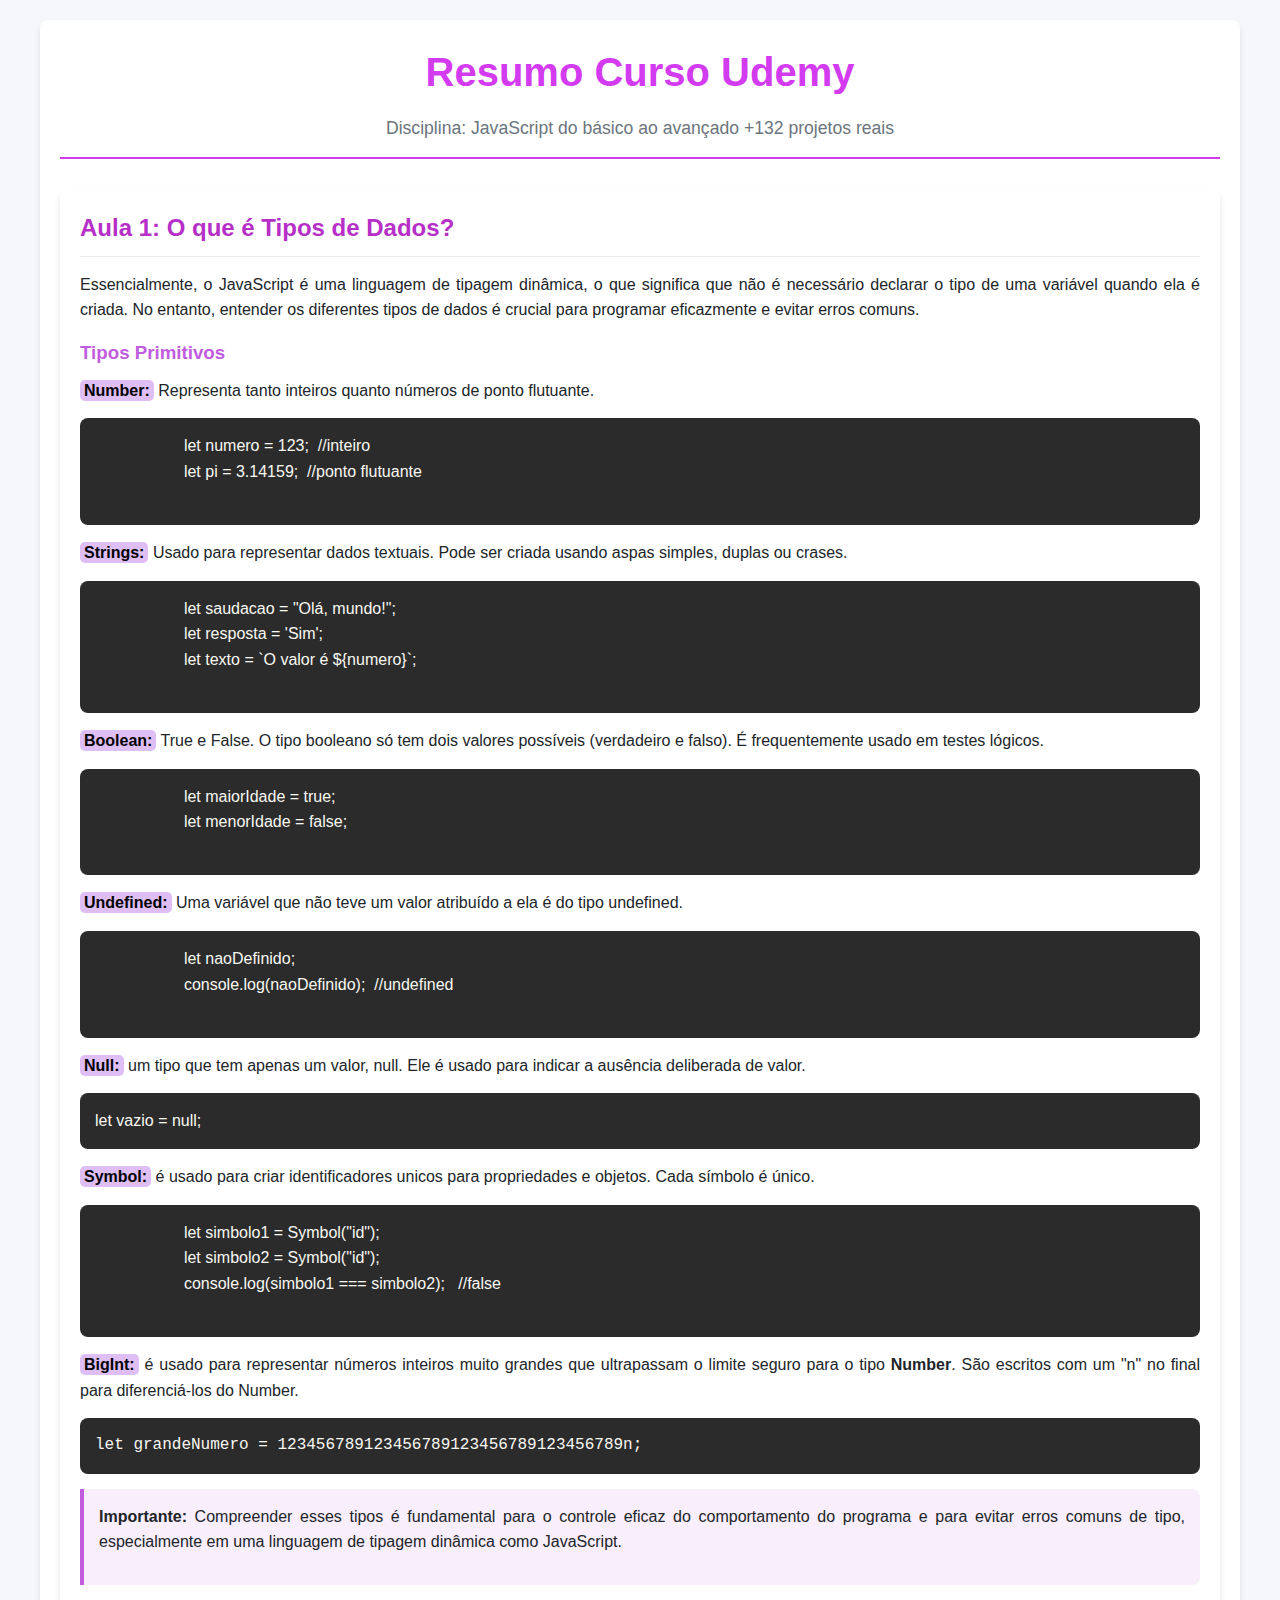
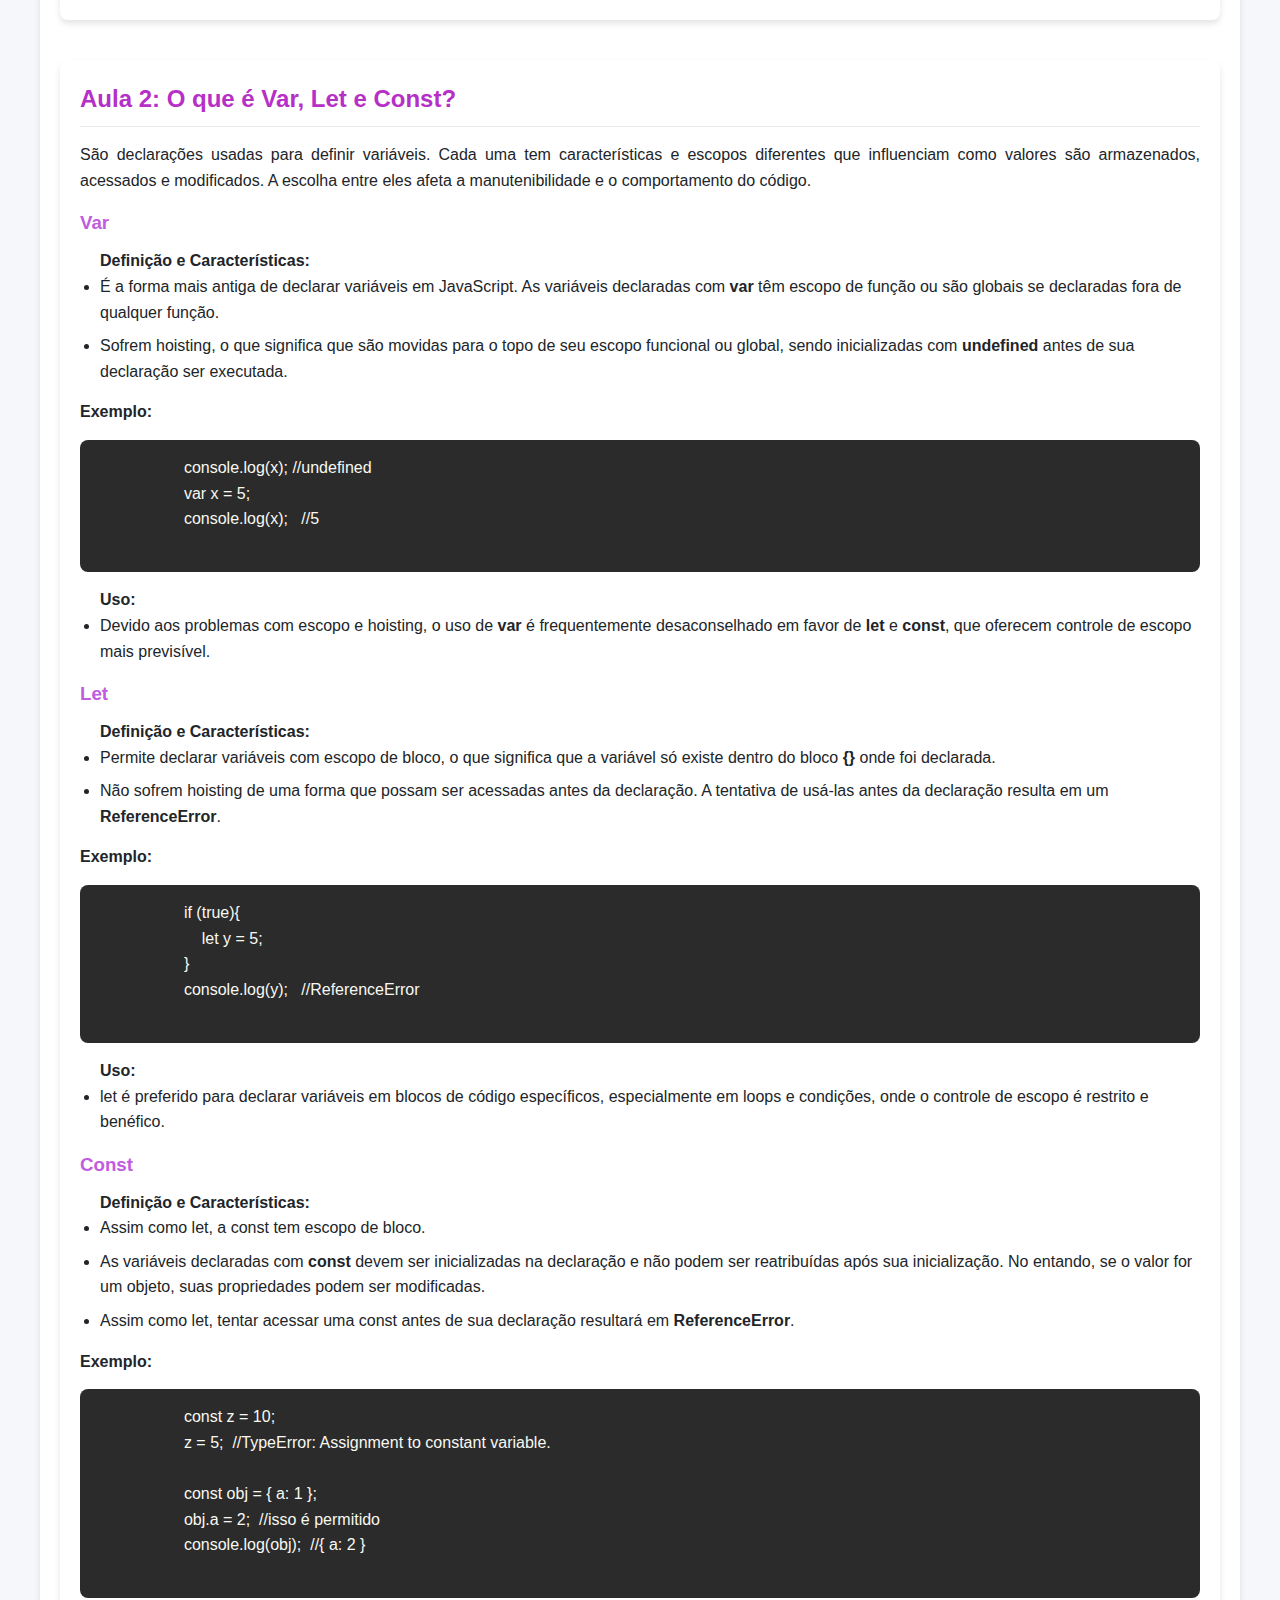
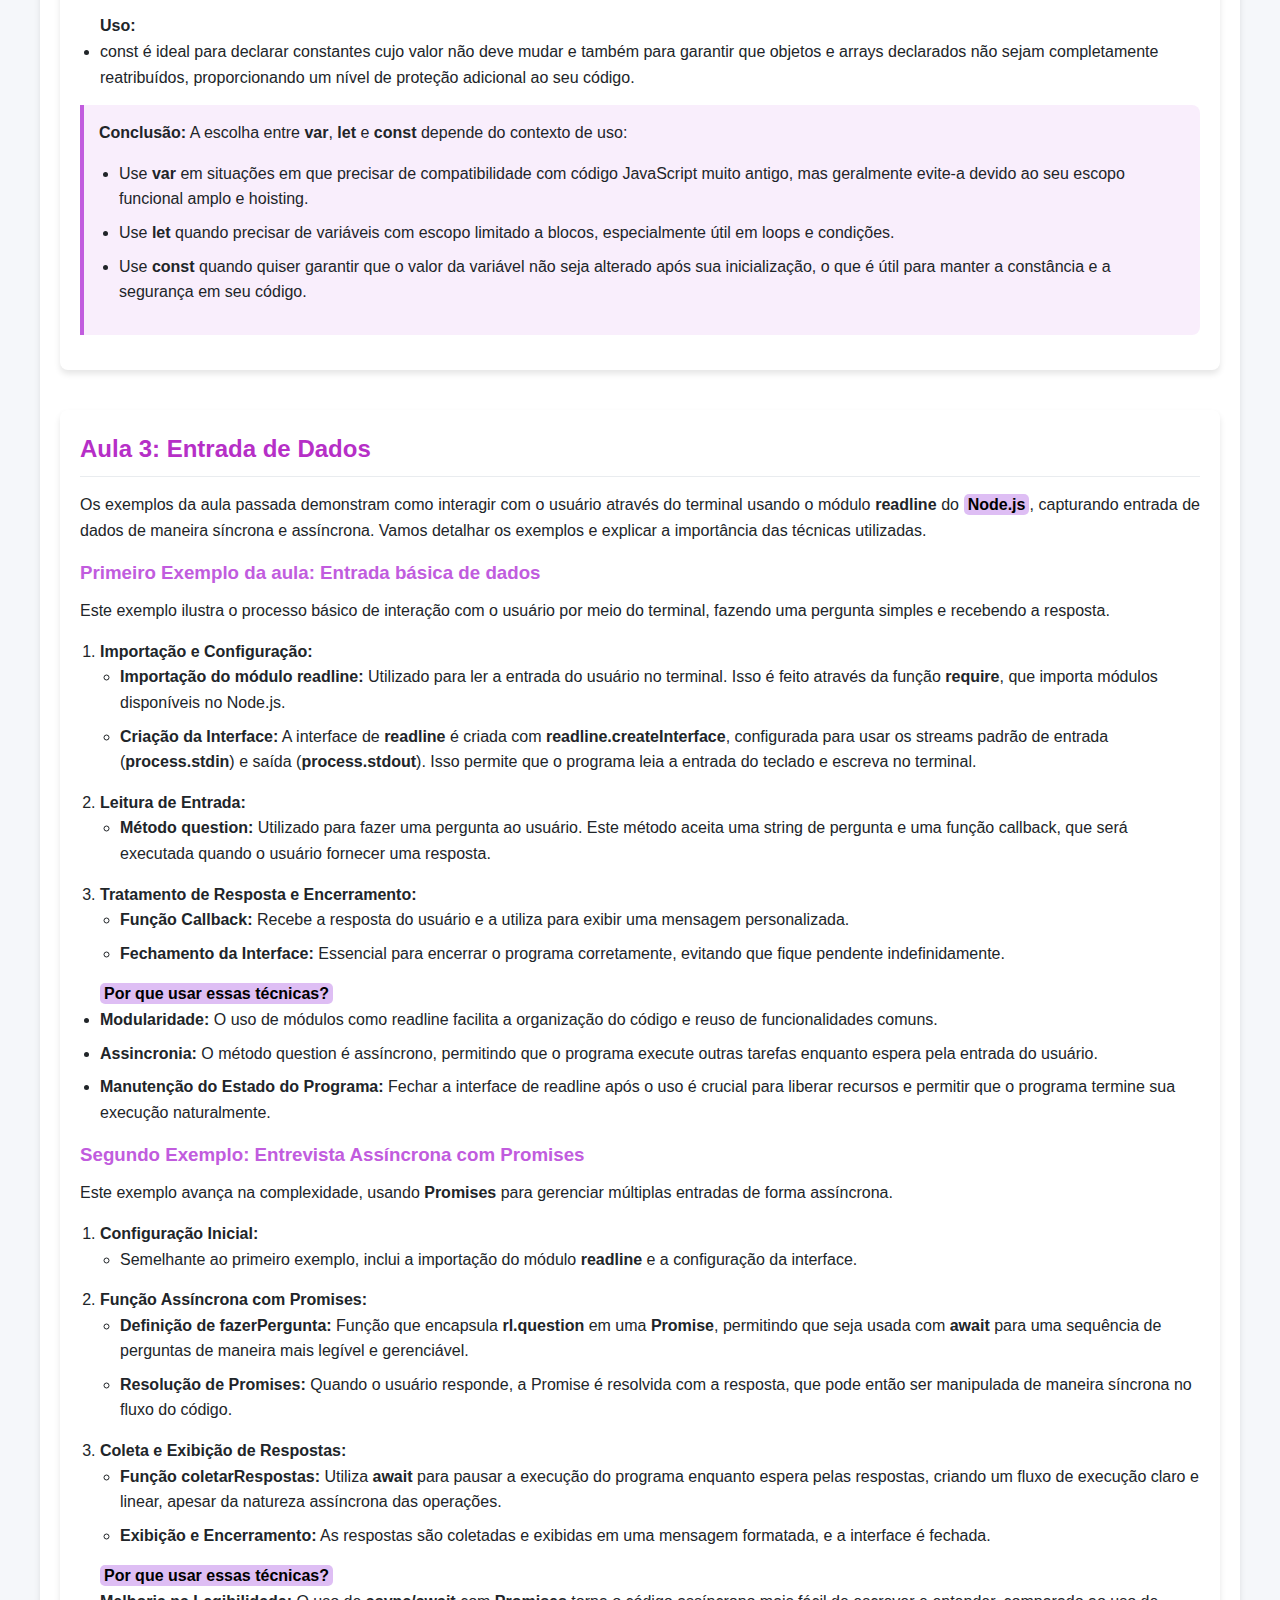
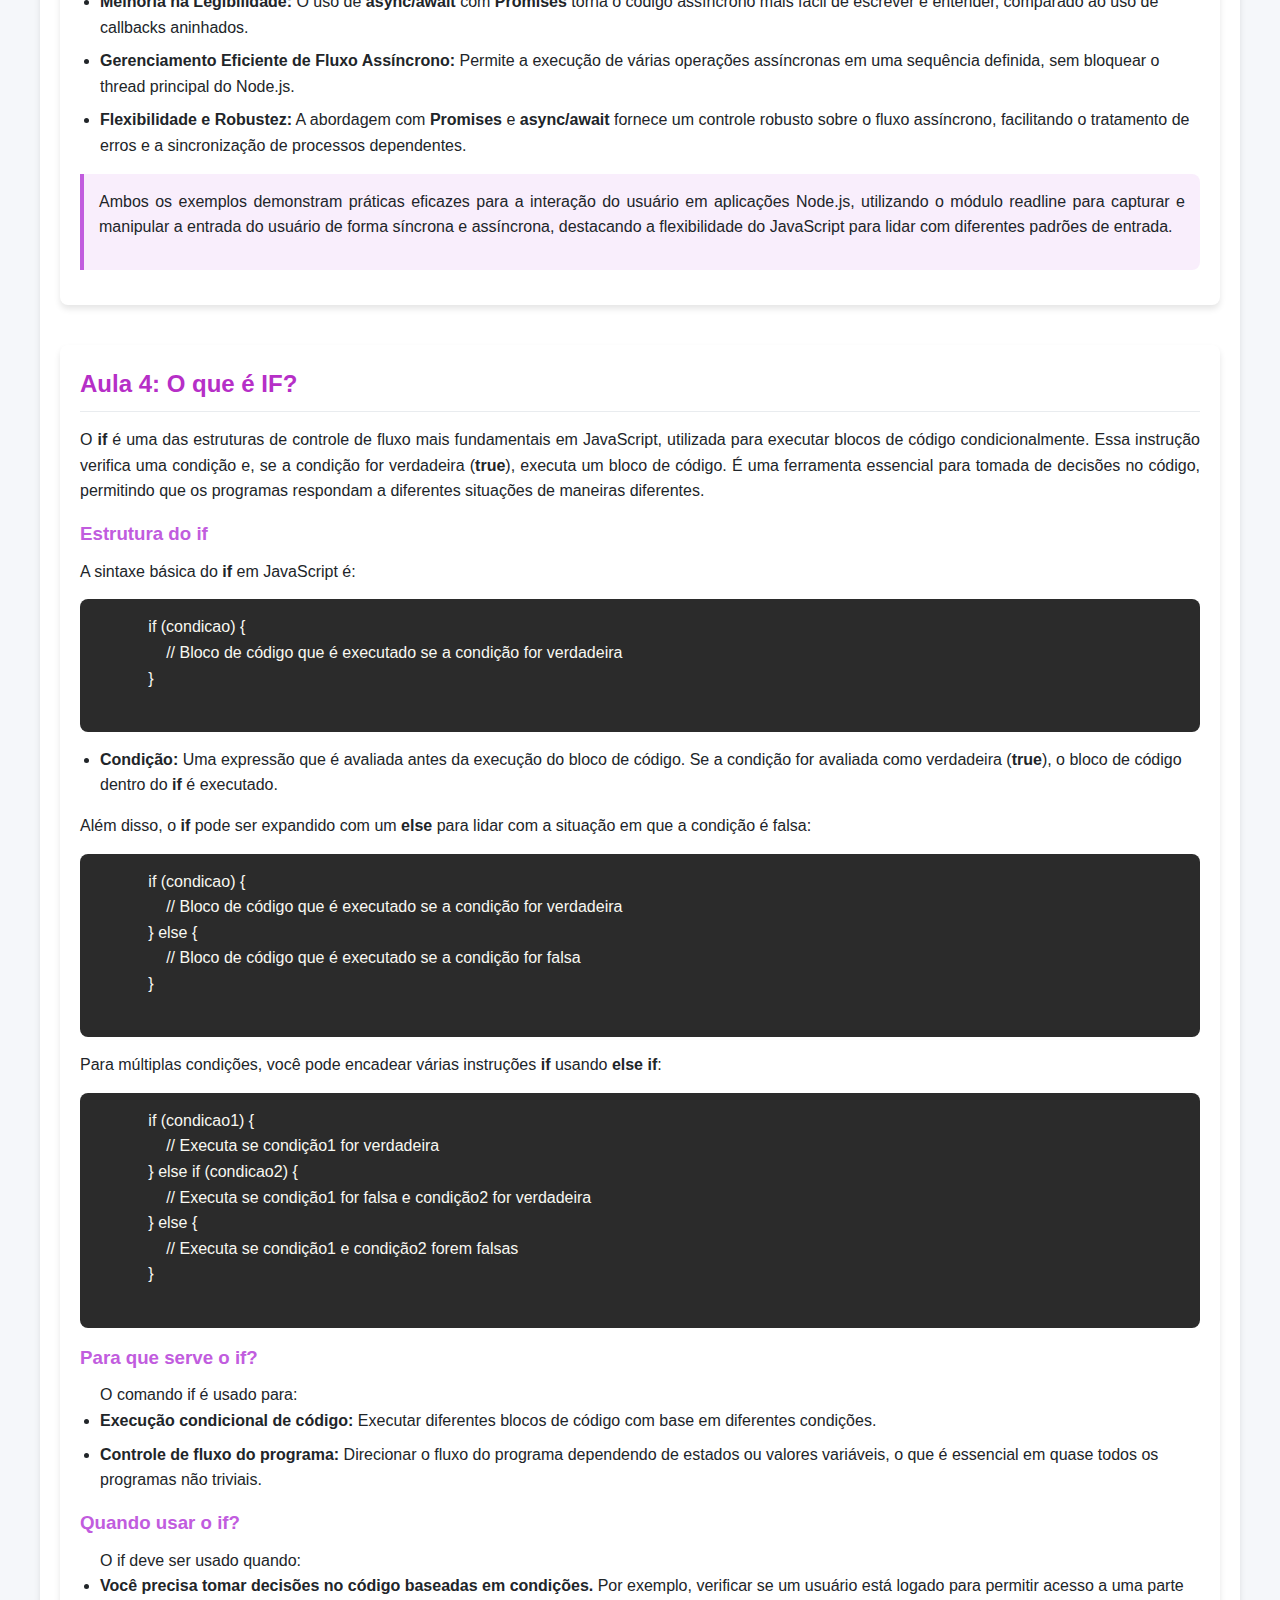
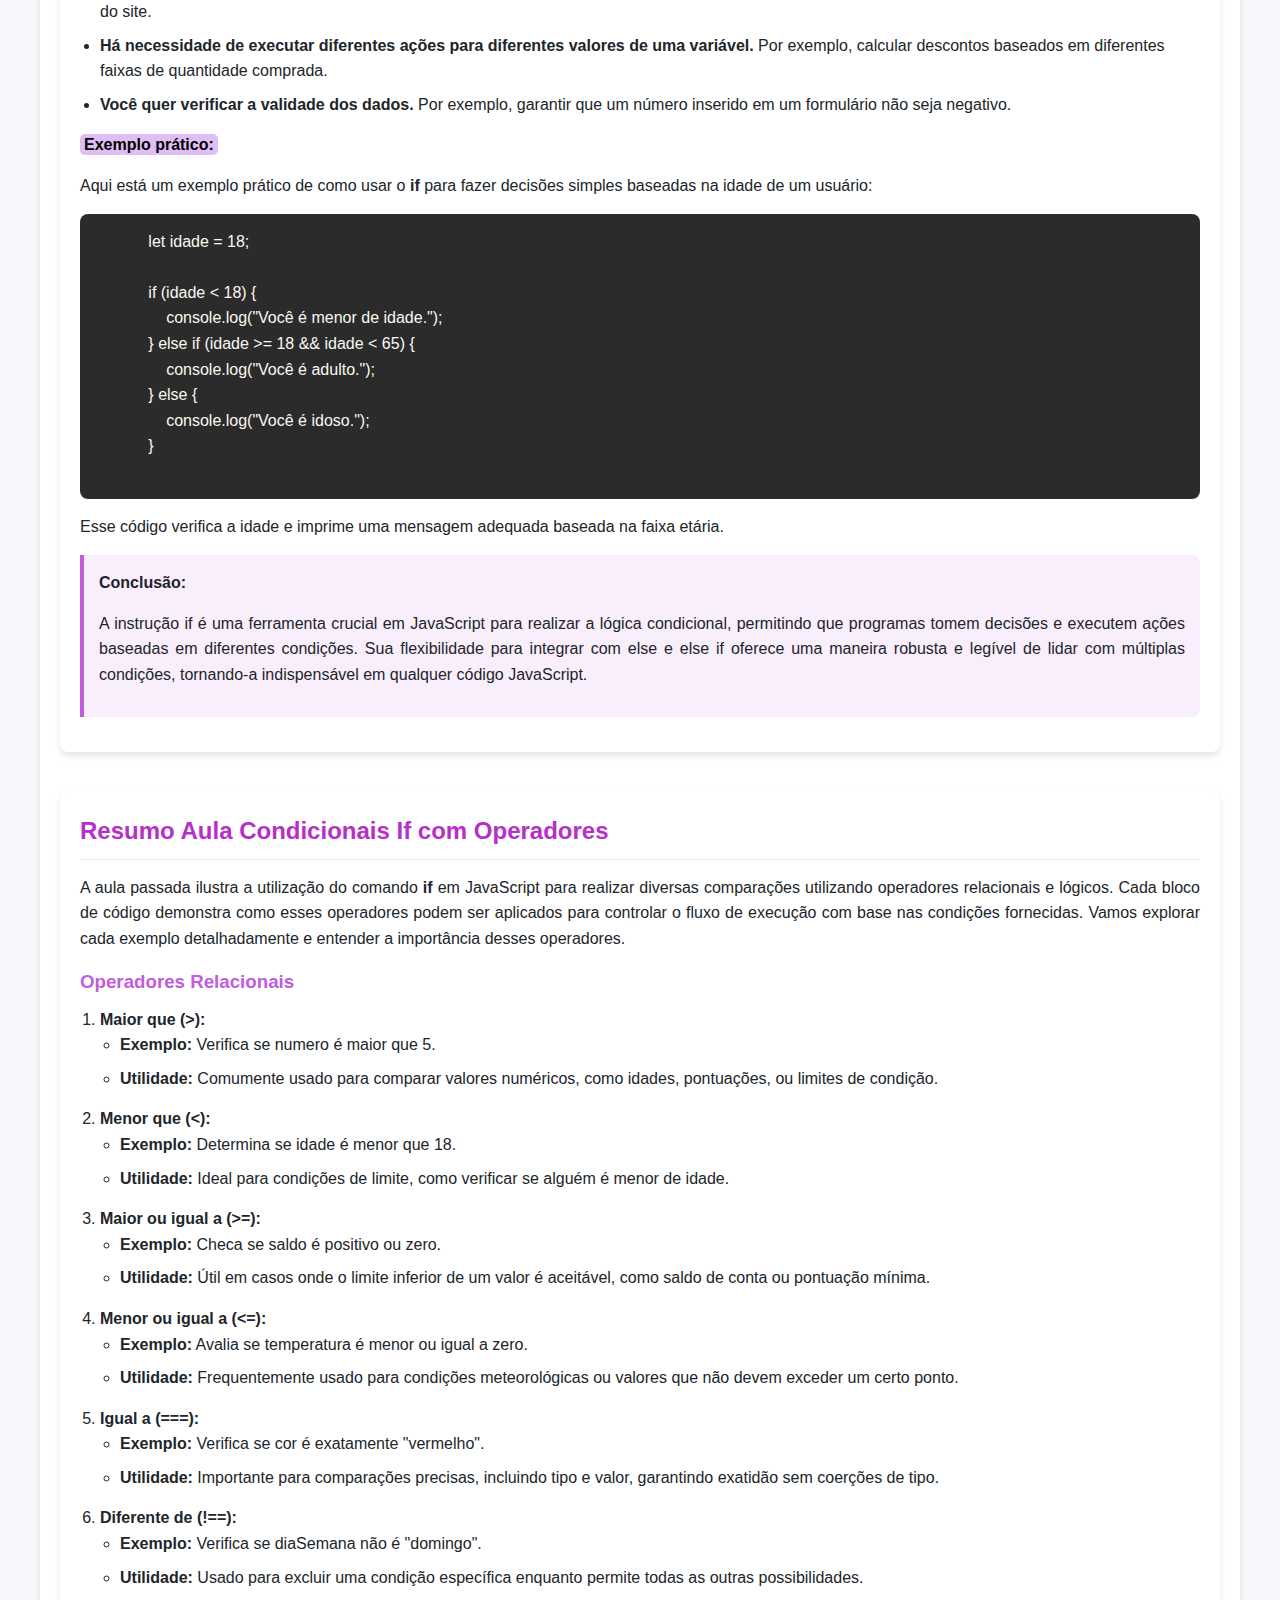
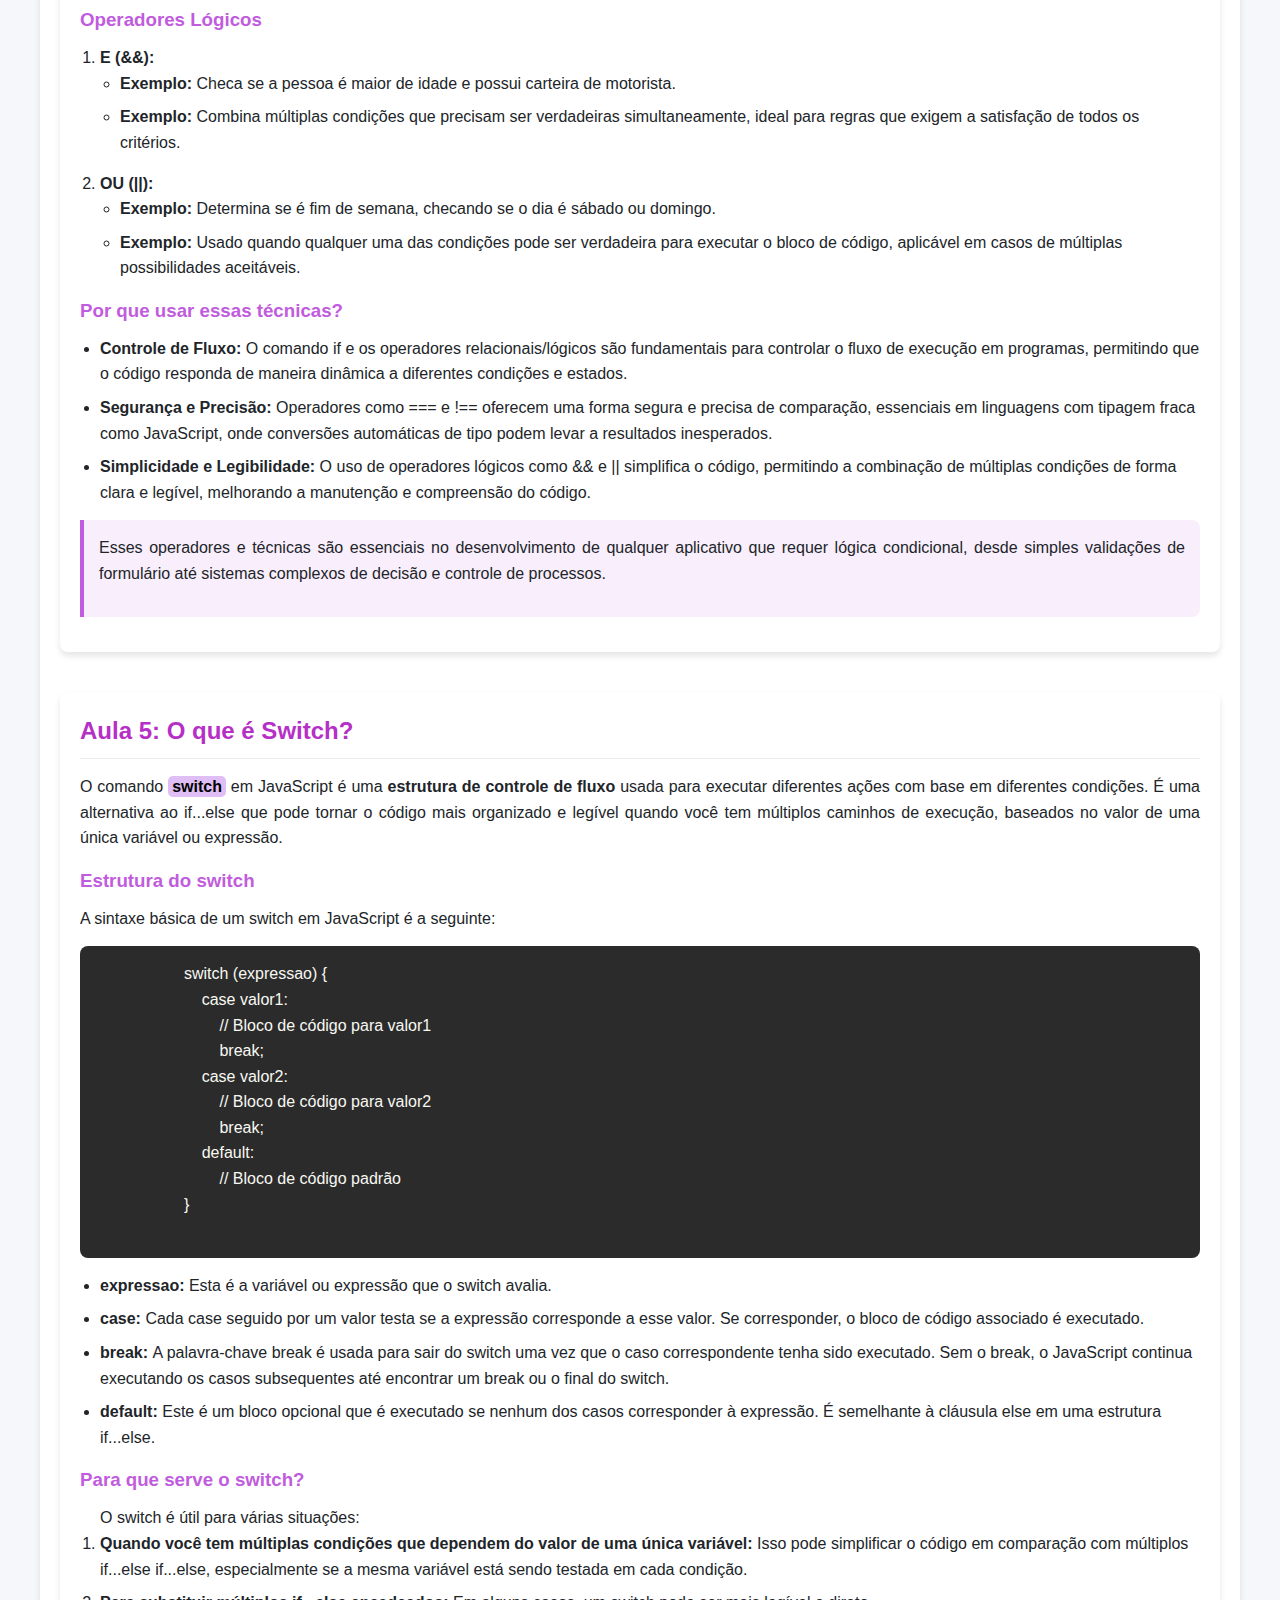
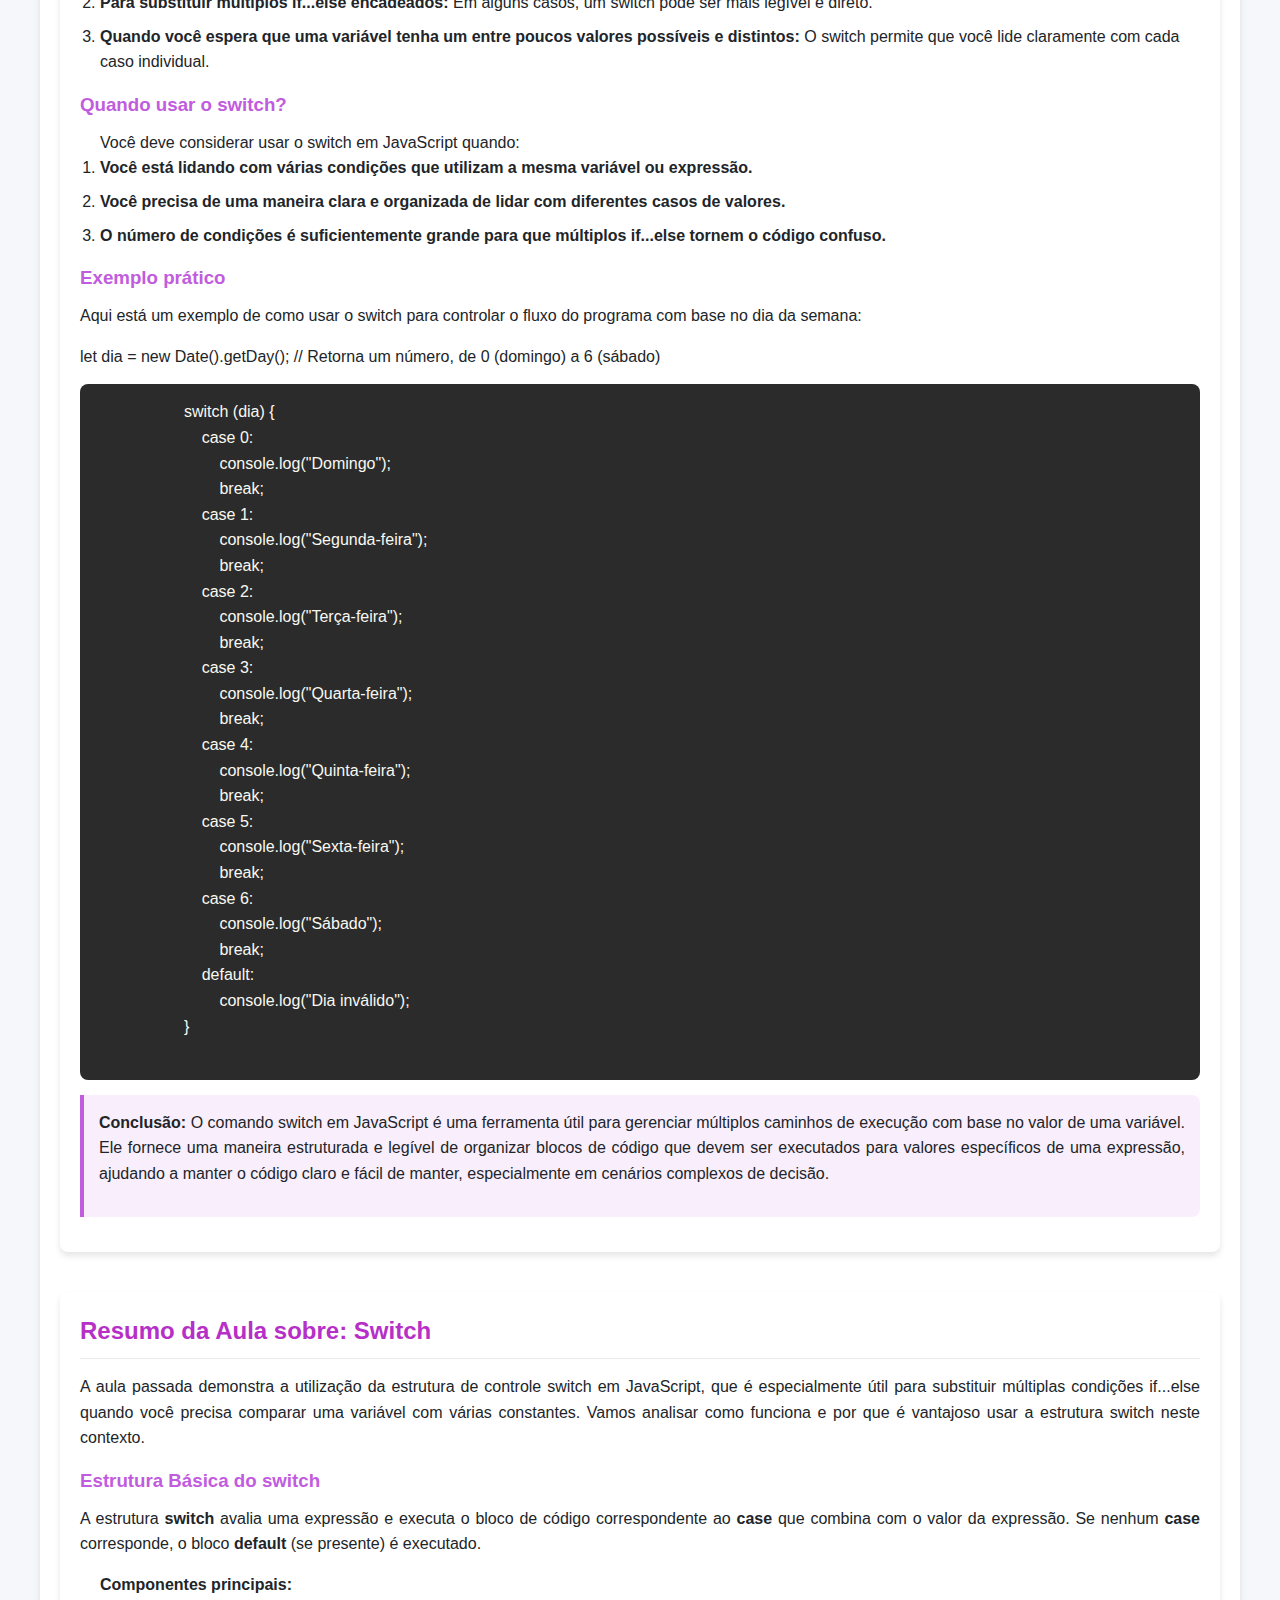
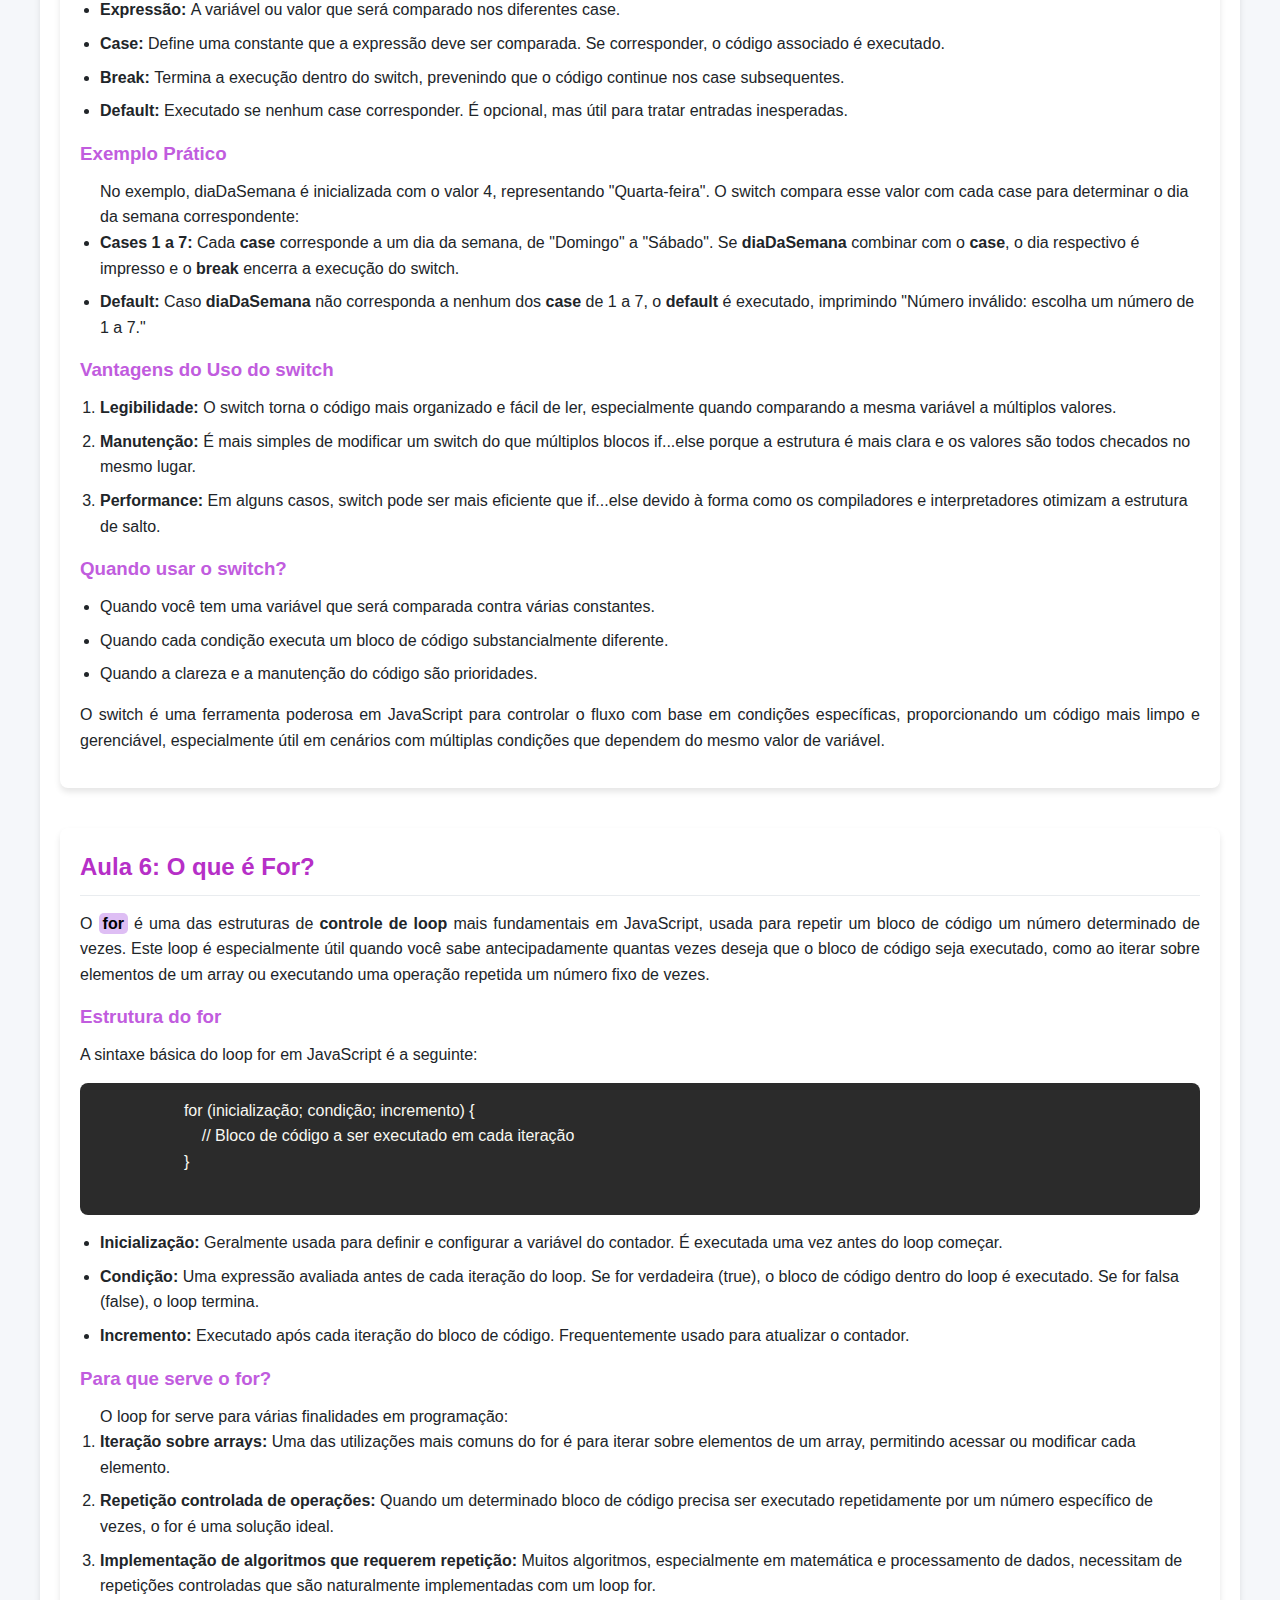
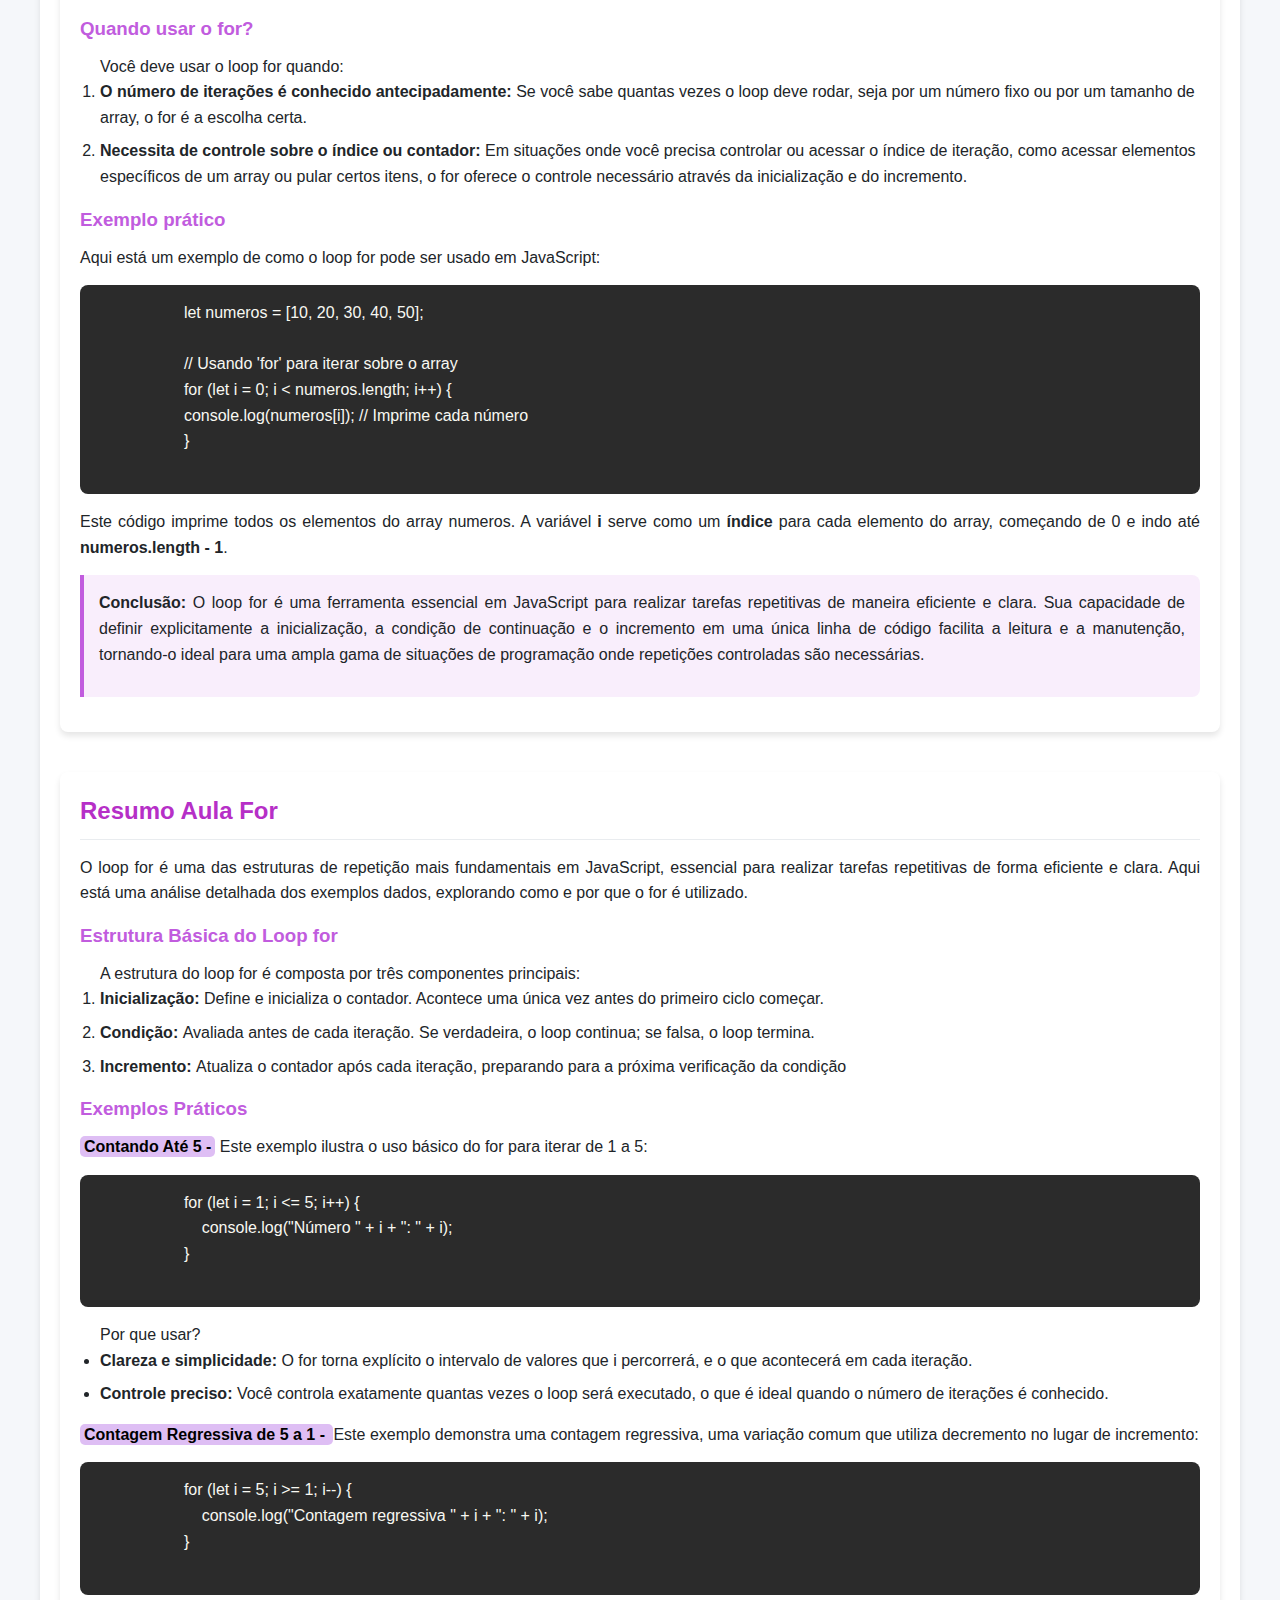
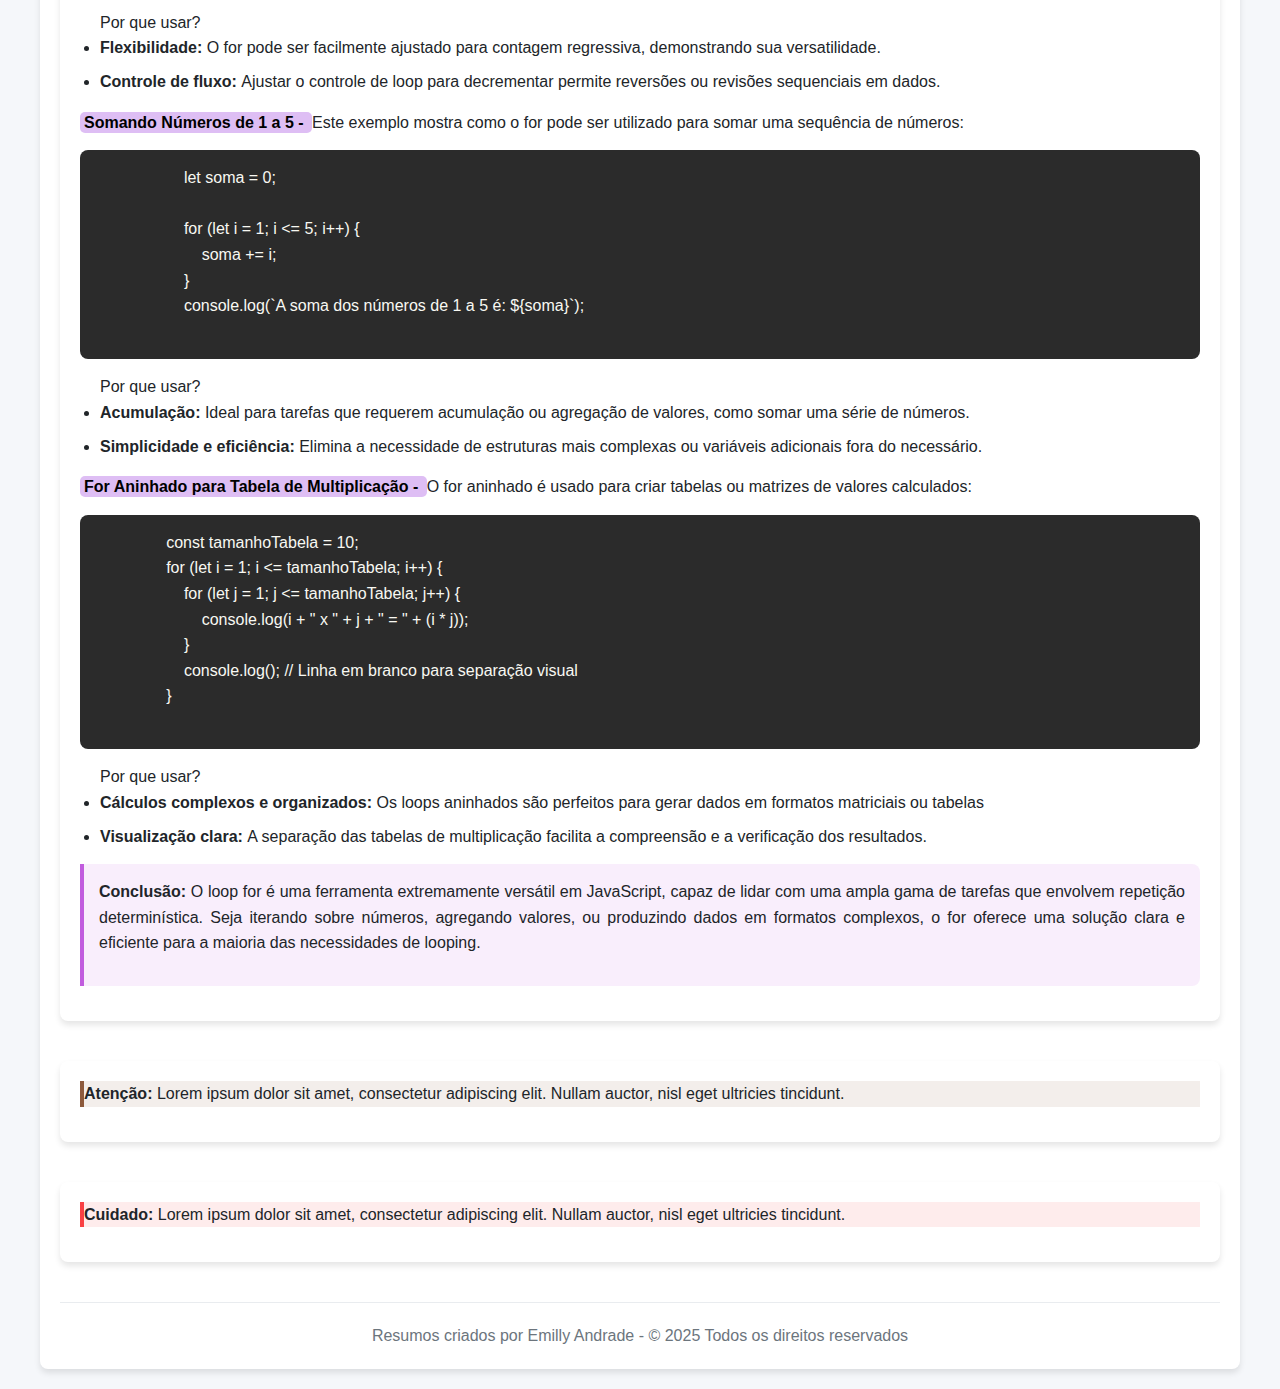
<file: 01-curso-javascript-basico-ao-avancado-132-projetos-reais/index.html>
<!DOCTYPE html>
<html lang="pt-br">

<head>
    <meta charset="UTF-8">
    <meta name="viewport" content="width=device-width, initial-scale=1.0">
    <title>Página Principal - Resumos</title>
    <link rel="stylesheet" href="style/style.css">
    <link rel="shortcut icon" href="img/favicon.ico" type="image/x-icon">
</head>

<body>
    <div class="resumo-container">
        <header class="resumo-header">
            <h1>Resumo Curso Udemy</h1>
            <p>Disciplina: JavaScript do básico ao avançado +132 projetos reais</p>
        </header>

        <section class="resumo-section">
            <!-- Resumo 1 - Tipos de dados -->
            <h2>Aula 1: O que é Tipos de Dados?</h2>
            <p>Essencialmente, o JavaScript é uma linguagem de tipagem dinâmica, o que significa que não é necessário
                declarar o tipo de uma variável quando ela é criada. No entanto, entender os diferentes tipos de dados é
                crucial para programar eficazmente e evitar erros comuns.</p>

            <h3>Tipos Primitivos</h3>
            <!-- Number -->
            <p><mark>Number:</mark> Representa tanto inteiros quanto números de ponto flutuante.</p>
            <div class="bloco-codigo">
                <pre>
                    let numero = 123;  //inteiro
                    let pi = 3.14159;  //ponto flutuante
                </pre>
            </div>
            <!-- Strings -->
            <p><mark>Strings:</mark> Usado para representar dados textuais. Pode ser criada usando aspas simples, duplas
                ou crases.</p>
            <div class="bloco-codigo">
                <pre>
                    let saudacao = "Olá, mundo!";
                    let resposta = 'Sim';
                    let texto = `O valor é ${numero}`;
                </pre>
            </div>
            <!-- boolean -->
            <p><mark>Boolean:</mark> True e False. O tipo booleano só tem dois valores possíveis (verdadeiro e falso). É
                frequentemente usado em testes lógicos.</p>
            <div class="bloco-codigo">
                <pre>
                    let maiorIdade = true;
                    let menorIdade = false;
                </pre>
            </div>
            <!-- undefined -->
            <p><mark>Undefined:</mark> Uma variável que não teve um valor atribuído a ela é do tipo undefined.</p>
            <div class="bloco-codigo">
                <pre>
                    let naoDefinido;
                    console.log(naoDefinido);  //undefined
                </pre>
            </div>
            <!-- null -->
            <p><mark>Null:</mark> um tipo que tem apenas um valor, null. Ele é usado para indicar a ausência deliberada
                de valor.</p>
            <div class="bloco-codigo">
                <pre>let vazio = null;</pre>
            </div>
            <!-- Symbol -->
            <p><mark>Symbol:</mark> é usado para criar identificadores unicos para propriedades e objetos. Cada símbolo
                é único.</p>
            <div class="bloco-codigo">
                <pre>
                    let simbolo1 = Symbol("id");
                    let simbolo2 = Symbol("id");
                    console.log(simbolo1 === simbolo2);   //false
                </pre>
            </div>
            <!-- BigInt -->
            <p><mark>BigInt:</mark> é usado para representar números inteiros muito grandes que ultrapassam o limite
                seguro para o tipo <strong>Number</strong>. São escritos com um "n" no final para diferenciá-los do
                Number.</p>
            <div class="bloco-codigo">
                let grandeNumero = 123456789123456789123456789123456789n;
            </div>
            <!-- Destaque -->
            <div class="destaque">
                <p><strong>Importante:</strong> Compreender esses tipos é fundamental para o controle eficaz do
                    comportamento do programa e para evitar erros comuns de tipo, especialmente em uma linguagem de
                    tipagem dinâmica como JavaScript.</p>
            </div>
        </section>

        <section class="resumo-section">
            <h2>Aula 2: O que é Var, Let e Const?</h2>
            <p>São declarações usadas para definir variáveis. Cada uma tem características e escopos diferentes que
                influenciam como valores são armazenados, acessados e modificados. A escolha entre eles afeta a
                manutenibilidade e o comportamento do código.</p>
            <!-- var -->
            <h3>Var</h3>
            <ul><strong>Definição e Características:</strong>
                <li>
                    É a forma mais antiga de declarar variáveis em JavaScript. As variáveis declaradas com
                    <strong>var</strong> têm escopo de função ou são globais se declaradas fora de qualquer função.
                </li>
                <li>
                    Sofrem hoisting, o que significa que são movidas para o topo de seu escopo funcional ou global,
                    sendo inicializadas com <strong>undefined</strong> antes de sua declaração ser executada.
                </li>
            </ul>
            <p><strong>Exemplo:</strong></p>
            <div class="bloco-codigo">
                <pre>
                    console.log(x); //undefined
                    var x = 5;
                    console.log(x);   //5
                </pre>
            </div>
            <ul><strong>Uso:</strong>
                <li>
                    Devido aos problemas com escopo e hoisting, o uso de <strong>var</strong> é frequentemente
                    desaconselhado em favor de <strong>let</strong> e <strong>const</strong>, que oferecem controle de
                    escopo mais previsível.
                </li>
            </ul>
            <!-- let -->
            <h3>Let</h3>
            <ul><strong>Definição e Características:</strong>
                <li>
                    Permite declarar variáveis com escopo de bloco, o que significa que a variável só existe dentro do
                    bloco <strong>{}</strong> onde foi declarada.
                </li>
                <li>
                    Não sofrem hoisting de uma forma que possam ser acessadas antes da declaração. A tentativa de
                    usá-las antes da declaração resulta em um <strong>ReferenceError</strong>.
                </li>
            </ul>
            <p><strong>Exemplo:</strong></p>
            <div class="bloco-codigo">
                <pre>
                    if (true){
                        let y = 5;
                    }
                    console.log(y);   //ReferenceError
                </pre>
            </div>
            <ul><strong>Uso:</strong>
                <li>
                    let é preferido para declarar variáveis em blocos de código específicos, especialmente em loops e
                    condições, onde o controle de escopo é restrito e benéfico.
                </li>
            </ul>
            <!-- Const -->
            <h3>Const</h3>
            <ul><strong>Definição e Características:</strong>
                <li>
                    Assim como let, a const tem escopo de bloco.
                </li>
                <li>
                    As variáveis declaradas com <strong>const</strong> devem ser inicializadas na declaração e não podem
                    ser reatribuídas após sua inicialização. No entando, se o valor for um objeto, suas propriedades
                    podem ser modificadas.
                </li>
                <li>
                    Assim como let, tentar acessar uma const antes de sua declaração resultará em
                    <strong>ReferenceError</strong>.
                </li>
            </ul>
            <p><strong>Exemplo:</strong></p>
            <div class="bloco-codigo">
                <pre>
                    const z = 10;
                    z = 5;  //TypeError: Assignment to constant variable.

                    const obj = { a: 1 };
                    obj.a = 2;  //isso é permitido
                    console.log(obj);  //{ a: 2 }
                </pre>
            </div>
            <ul><strong>Uso:</strong>
                <li>const é ideal para declarar constantes cujo valor não deve mudar e também para garantir que objetos
                    e arrays declarados não sejam completamente reatribuídos, proporcionando um nível de proteção
                    adicional ao seu código.</li>
            </ul>
            <div class="destaque">
                <p><strong>Conclusão:</strong> A escolha entre <strong>var</strong>, <strong>let</strong> e
                    <strong>const</strong> depende do contexto de uso:</p>
                <ul>
                    <li>
                        Use <strong>var</strong> em situações em que precisar de compatibilidade com código JavaScript
                        muito antigo, mas geralmente evite-a devido ao seu escopo funcional amplo e hoisting.
                    </li>
                    <li>
                        Use <strong>let</strong> quando precisar de variáveis com escopo limitado a blocos,
                        especialmente útil em loops e condições.
                    </li>
                    <li>
                        Use <strong>const</strong> quando quiser garantir que o valor da variável não seja alterado após
                        sua inicialização, o que é útil para manter a constância e a segurança em seu código.
                    </li>
                </ul>
            </div>
        </section>

        <section class="resumo-section">
            <h2>Aula 3: Entrada de Dados</h2>
            <p>Os exemplos da aula passada demonstram como interagir com o usuário através do terminal usando o módulo
                <strong>readline</strong> do <mark>Node.js</mark>, capturando entrada de dados de maneira síncrona e
                assíncrona. Vamos detalhar os exemplos e explicar a importância das técnicas utilizadas.</p>
            <!-- entrada básica de dados -->
            <h3>Primeiro Exemplo da aula: Entrada básica de dados</h3>
            <p>Este exemplo ilustra o processo básico de interação com o usuário por meio do terminal, fazendo uma
                pergunta simples e recebendo a resposta.</p>
            <ol>
                <li>
                    <strong>Importação e Configuração:</strong>
                    <ul>
                        <li><strong>Importação do módulo readline:</strong> Utilizado para ler a entrada do usuário no
                            terminal. Isso é feito através da função <strong>require</strong>, que importa módulos
                            disponíveis no Node.js.</li>
                        <li><strong>Criação da Interface:</strong> A interface de <strong>readline</strong> é criada com
                            <strong>readline.createInterface</strong>, configurada para usar os streams padrão de
                            entrada (<strong>process.stdin</strong>) e saída (<strong>process.stdout</strong>). Isso
                            permite que o programa leia a entrada do teclado e escreva no terminal.</li>
                    </ul>
                </li>
                <li>
                    <strong>Leitura de Entrada:</strong>
                    <ul>
                        <li><strong>Método question:</strong> Utilizado para fazer uma pergunta ao usuário. Este método
                            aceita uma string de pergunta e uma função callback, que será executada quando o usuário
                            fornecer uma resposta.</li>
                    </ul>
                </li>
                <li>
                    <strong>Tratamento de Resposta e Encerramento:</strong>
                    <ul>
                        <li><strong>Função Callback:</strong> Recebe a resposta do usuário e a utiliza para exibir uma
                            mensagem personalizada.</li>
                        <li><strong>Fechamento da Interface:</strong> Essencial para encerrar o programa corretamente,
                            evitando que fique pendente indefinidamente.</li>
                    </ul>
                </li>
            </ol>
            <ul>
                <mark>Por que usar essas técnicas?</mark>
                <li><strong>Modularidade:</strong> O uso de módulos como readline facilita a organização do código e
                    reuso de funcionalidades comuns.</li>
                <li><strong>Assincronia:</strong> O método question é assíncrono, permitindo que o programa execute
                    outras tarefas enquanto espera pela entrada do usuário.</li>
                <li><strong>Manutenção do Estado do Programa:</strong> Fechar a interface de readline após o uso é
                    crucial para liberar recursos e permitir que o programa termine sua execução naturalmente.</li>
            </ul>
            <!-- Entrevista assíncrona com Promises -->
            <h3>Segundo Exemplo: Entrevista Assíncrona com Promises</h3>
            <p>Este exemplo avança na complexidade, usando <strong>Promises</strong> para gerenciar múltiplas entradas
                de forma assíncrona.</p>
            <ol>
                <li>
                    <strong>Configuração Inicial:</strong>
                    <ul>
                        <li>Semelhante ao primeiro exemplo, inclui a importação do módulo <strong>readline</strong> e a
                            configuração da interface.</li>
                    </ul>
                </li>
                <li>
                    <strong>Função Assíncrona com Promises:</strong>
                    <ul>
                        <li><strong>Definição de fazerPergunta:</strong> Função que encapsula
                            <strong>rl.question</strong> em uma <strong>Promise</strong>, permitindo que seja usada com
                            <strong>await</strong> para uma sequência de perguntas de maneira mais legível e
                            gerenciável.</li>
                        <li><strong>Resolução de Promises:</strong> Quando o usuário responde, a Promise é resolvida com
                            a resposta, que pode então ser manipulada de maneira síncrona no fluxo do código.</li>
                    </ul>
                </li>
                <li>
                    <strong>Coleta e Exibição de Respostas:</strong>
                    <ul>
                        <li><strong>Função coletarRespostas:</strong> Utiliza <strong>await</strong> para pausar a
                            execução do programa enquanto espera pelas respostas, criando um fluxo de execução claro e
                            linear, apesar da natureza assíncrona das operações.</li>
                        <li><strong>Exibição e Encerramento:</strong> As respostas são coletadas e exibidas em uma
                            mensagem formatada, e a interface é fechada.</li>
                    </ul>
                </li>
            </ol>
            <ul>
                <mark>Por que usar essas técnicas?</mark>
                <li><strong>Melhoria na Legibilidade:</strong> O uso de <strong>async/await</strong> com
                    <strong>Promises</strong> torna o código assíncrono mais fácil de escrever e entender, comparado ao
                    uso de callbacks aninhados.</li>
                <li><strong>Gerenciamento Eficiente de Fluxo Assíncrono:</strong> Permite a execução de várias operações
                    assíncronas em uma sequência definida, sem bloquear o thread principal do Node.js.</li>
                <li><strong>Flexibilidade e Robustez:</strong> A abordagem com <strong>Promises</strong> e
                    <strong>async/await</strong> fornece um controle robusto sobre o fluxo assíncrono, facilitando o
                    tratamento de erros e a sincronização de processos dependentes.</li>
            </ul>
            <div class="destaque">
                <p>Ambos os exemplos demonstram práticas eficazes para a interação do usuário em aplicações Node.js,
                    utilizando o módulo readline para capturar e manipular a entrada do usuário de forma síncrona e
                    assíncrona, destacando a flexibilidade do JavaScript para lidar com diferentes padrões de entrada.
                </p>
            </div>
        </section>

        <!-- O que é if? -->
        <section class="resumo-section">
            <h2>Aula 4: O que é IF?</h2>
            <p>O <strong>if</strong> é uma das estruturas de controle de fluxo mais fundamentais em JavaScript,
                utilizada para executar blocos de código condicionalmente. Essa instrução verifica uma condição e, se a
                condição for verdadeira (<strong>true</strong>), executa um bloco de código. É uma ferramenta essencial
                para tomada de decisões no código, permitindo que os programas respondam a diferentes situações de
                maneiras diferentes.</p>
            <h3>Estrutura do if</h3>
            <p>A sintaxe básica do <strong>if</strong> em JavaScript é:</p>
            <div class="bloco-codigo">
                <pre>
            if (condicao) {
                // Bloco de código que é executado se a condição for verdadeira
            }
                </pre>
            </div>
            <ul>
                <li>
                    <strong>Condição:</strong> Uma expressão que é avaliada antes da execução do bloco de código. Se a
                    condição for avaliada como verdadeira (<strong>true</strong>), o bloco de código dentro do
                    <strong>if</strong> é executado.
                </li>
            </ul>
            <p>Além disso, o <strong>if</strong> pode ser expandido com um <strong>else</strong> para lidar com a
                situação em que a condição é falsa:</p>
            <div class="bloco-codigo">
                <pre>
            if (condicao) {
                // Bloco de código que é executado se a condição for verdadeira
            } else {
                // Bloco de código que é executado se a condição for falsa
            }
                </pre>
            </div>
            <p>Para múltiplas condições, você pode encadear várias instruções <strong>if</strong> usando <strong>else
                    if</strong>:</p>
            <div class="bloco-codigo">
                <pre>
            if (condicao1) {
                // Executa se condição1 for verdadeira
            } else if (condicao2) {
                // Executa se condição1 for falsa e condição2 for verdadeira
            } else {
                // Executa se condição1 e condição2 forem falsas
            }
                </pre>
            </div>
            <!-- pra que serve o if? -->
            <h3>Para que serve o if?</h3>
            <ul>O comando if é usado para:
                <li><strong>Execução condicional de código:</strong> Executar diferentes blocos de código com base em
                    diferentes condições.</li>
                <li><strong>Controle de fluxo do programa:</strong> Direcionar o fluxo do programa dependendo de estados
                    ou valores variáveis, o que é essencial em quase todos os programas não triviais.</li>
            </ul>
            <!-- quando usar o if -->
            <h3>Quando usar o if?</h3>
            <ul>O if deve ser usado quando:
                <li><strong>Você precisa tomar decisões no código baseadas em condições.</strong> Por exemplo, verificar se um usuário está logado para permitir acesso a uma parte do site.</li>
                <li><strong>Há necessidade de executar diferentes ações para diferentes valores de uma variável.</strong> Por exemplo, calcular descontos baseados em diferentes faixas de quantidade comprada.</li>
                <li><strong>Você quer verificar a validade dos dados.</strong> Por exemplo, garantir que um número inserido em um formulário não seja negativo.</li>
            </ul>
            <p><mark>Exemplo prático:</mark></p>
            <p>Aqui está um exemplo prático de como usar o <strong>if</strong> para fazer decisões simples baseadas na idade de um usuário:</p>
            <div class="bloco-codigo">
                <pre>
            let idade = 18;
 
            if (idade < 18) {
                console.log("Você é menor de idade.");
            } else if (idade >= 18 && idade < 65) {
                console.log("Você é adulto.");
            } else {
                console.log("Você é idoso.");
            }
                </pre>
            </div>
            <p>Esse código verifica a idade e imprime uma mensagem adequada baseada na faixa etária.</p>
            <div class="destaque">
                <p><strong>Conclusão:</strong></p>
                <p>A instrução if é uma ferramenta crucial em JavaScript para realizar a lógica condicional, permitindo que programas tomem decisões e executem ações baseadas em diferentes condições. Sua flexibilidade para integrar com else e else if oferece uma maneira robusta e legível de lidar com múltiplas condições, tornando-a indispensável em qualquer código JavaScript.</p>
            </div>
        </section>

        <!-- Resumo Aula Condicionais If com Operadores -->
        <section class="resumo-section">
            <h2>Resumo Aula Condicionais If com Operadores</h2>
            <p>A aula passada ilustra a utilização do comando <strong>if</strong> em JavaScript para realizar diversas comparações utilizando operadores relacionais e lógicos. Cada bloco de código demonstra como esses operadores podem ser aplicados para controlar o fluxo de execução com base nas condições fornecidas. Vamos explorar cada exemplo detalhadamente e entender a importância desses operadores.</p>
            <!-- Operadores Relacionais -->
            <h3>Operadores Relacionais</h3>
            <ol>
                <li>
                    <strong>Maior que (>):</strong>
                    <ul>
                        <li><strong>Exemplo:</strong> Verifica se numero é maior que 5.</li>
                        <li><strong>Utilidade:</strong> Comumente usado para comparar valores numéricos, como idades, pontuações, ou limites de condição.</li>
                    </ul>
                </li>
                <li>
                    <strong>Menor que (<):</strong>
                    <ul>
                        <li><strong>Exemplo:</strong> Determina se idade é menor que 18.</li>
                        <li><strong>Utilidade:</strong> Ideal para condições de limite, como verificar se alguém é menor de idade.</li>
                    </ul>
                </li>
                <li>
                    <strong>Maior ou igual a (>=):</strong>
                    <ul>
                        <li><strong>Exemplo:</strong> Checa se saldo é positivo ou zero.</li>
                        <li><strong>Utilidade:</strong> Útil em casos onde o limite inferior de um valor é aceitável, como saldo de conta ou pontuação mínima.</li>
                    </ul>
                </li>
                <li>
                    <strong>Menor ou igual a (<=):</strong>
                    <ul>
                        <li><strong>Exemplo:</strong> Avalia se temperatura é menor ou igual a zero.</li>
                        <li><strong>Utilidade:</strong> Frequentemente usado para condições meteorológicas ou valores que não devem exceder um certo ponto.</li>
                    </ul>
                </li>
                <li>
                    <strong>Igual a (===):</strong>
                    <ul>
                        <li><strong>Exemplo:</strong> Verifica se cor é exatamente "vermelho".</li>
                        <li><strong>Utilidade:</strong> Importante para comparações precisas, incluindo tipo e valor, garantindo exatidão sem coerções de tipo.</li>
                    </ul>
                </li>
                <li>
                    <strong>Diferente de (!==):</strong>
                    <ul>
                        <li><strong>Exemplo:</strong> Verifica se diaSemana não é "domingo".</li>
                        <li><strong>Utilidade:</strong> Usado para excluir uma condição específica enquanto permite todas as outras possibilidades.</li>
                    </ul>
                </li>
            </ol>
            <!-- Operadores Lógicos -->
            <h3>Operadores Lógicos</h3>
            <ol>
                <li>
                    <strong>E (&&):</strong>
                    <ul>
                        <li><strong>Exemplo:</strong> Checa se a pessoa é maior de idade e possui carteira de motorista.</li>
                        <li><strong>Exemplo:</strong> Combina múltiplas condições que precisam ser verdadeiras simultaneamente, ideal para regras que exigem a satisfação de todos os critérios.</li>
                    </ul>
                </li>
                <li>
                    <strong>OU (||):</strong>
                    <ul>
                        <li><strong>Exemplo:</strong> Determina se é fim de semana, checando se o dia é sábado ou domingo.</li>
                        <li><strong>Exemplo:</strong> Usado quando qualquer uma das condições pode ser verdadeira para executar o bloco de código, aplicável em casos de múltiplas possibilidades aceitáveis.</li>
                    </ul>
                </li>
            </ol>
            <h3>Por que usar essas técnicas?</h3>
            <ul>
                <li><strong>Controle de Fluxo:</strong> O comando if e os operadores relacionais/lógicos são fundamentais para controlar o fluxo de execução em programas, permitindo que o código responda de maneira dinâmica a diferentes condições e estados.</li>
                <li><strong>Segurança e Precisão:</strong> Operadores como === e !== oferecem uma forma segura e precisa de comparação, essenciais em linguagens com tipagem fraca como JavaScript, onde conversões automáticas de tipo podem levar a resultados inesperados.</li>
                <li><strong>Simplicidade e Legibilidade:</strong> O uso de operadores lógicos como && e || simplifica o código, permitindo a combinação de múltiplas condições de forma clara e legível, melhorando a manutenção e compreensão do código.</li>
            </ul>
            <div class="destaque">
                <p>Esses operadores e técnicas são essenciais no desenvolvimento de qualquer aplicativo que requer lógica condicional, desde simples validações de formulário até sistemas complexos de decisão e controle de processos.</p>
            </div>
        </section>

        <section class="resumo-section">
            <!-- Switch -->
            <h2>Aula 5: O que é Switch?</h2>
            <p>O comando <mark>switch</mark> em JavaScript é uma <strong>estrutura de controle de fluxo</strong> usada para executar diferentes ações com base em diferentes condições. É uma alternativa ao if...else que pode tornar o código mais organizado e legível quando você tem múltiplos caminhos de execução, baseados no valor de uma única variável ou expressão.</p>
            <h3>Estrutura do switch</h3>
            <p>A sintaxe básica de um switch em JavaScript é a seguinte:</p>
            <section class="bloco-codigo">
                <pre>
                    switch (expressao) {
                        case valor1:
                            // Bloco de código para valor1
                            break;
                        case valor2:
                            // Bloco de código para valor2
                            break;
                        default:
                            // Bloco de código padrão
                    }
                </pre>
            </section>
            <ul>
                <li><strong>expressao: </strong>Esta é a variável ou expressão que o switch avalia.</li>
                <li><strong>case: </strong>Cada case seguido por um valor testa se a expressão corresponde a esse valor. Se corresponder, o bloco de código associado é executado.</li>
                <li><strong>break: </strong>A palavra-chave break é usada para sair do switch uma vez que o caso correspondente tenha sido executado. Sem o break, o JavaScript continua executando os casos subsequentes até encontrar um break ou o final do switch.</li>
                <li><strong>default: </strong>Este é um bloco opcional que é executado se nenhum dos casos corresponder à expressão. É semelhante à cláusula else em uma estrutura if...else.</li>
            </ul>
            <h3>Para que serve o switch?</h3>
            <ol>O switch é útil para várias situações:
                <li><strong>Quando você tem múltiplas condições que dependem do valor de uma única variável: </strong>Isso pode simplificar o código em comparação com múltiplos if...else if...else, especialmente se a mesma variável está sendo testada em cada condição.</li>
                <li><strong>Para substituir múltiplos if...else encadeados: </strong>Em alguns casos, um switch pode ser mais legível e direto.</li>
                <li><strong>Quando você espera que uma variável tenha um entre poucos valores possíveis e distintos: </strong> O switch permite que você lide claramente com cada caso individual.</li>
            </ol>
            <!-- Quando usar o switch -->
            <h3>Quando usar o switch?</h3>
            <ol>Você deve considerar usar o switch em JavaScript quando:
                <li><strong>Você está lidando com várias condições que utilizam a mesma variável ou expressão.</strong></li>
                <li><strong>Você precisa de uma maneira clara e organizada de lidar com diferentes casos de valores.</strong></li>
                <li><strong>O número de condições é suficientemente grande para que múltiplos if...else tornem o código confuso.</strong></li>
            </ol>
            <h3>Exemplo prático</h3>
            <p>Aqui está um exemplo de como usar o switch para controlar o fluxo do programa com base no dia da semana:</p>
            <p>let dia = new Date().getDay(); // Retorna um número, de 0 (domingo) a 6 (sábado)</p>
            <section class="bloco-codigo">
                <pre>
                    switch (dia) {
                        case 0:
                            console.log("Domingo");
                            break;
                        case 1:
                            console.log("Segunda-feira");
                            break;
                        case 2:
                            console.log("Terça-feira");
                            break;
                        case 3:
                            console.log("Quarta-feira");
                            break;
                        case 4:
                            console.log("Quinta-feira");
                            break;
                        case 5:
                            console.log("Sexta-feira");
                            break;
                        case 6:
                            console.log("Sábado");
                            break;
                        default:
                            console.log("Dia inválido");
                    }
                </pre>
            </section>
            <div class="destaque">
                <p><strong>Conclusão: </strong>O comando switch em JavaScript é uma ferramenta útil para gerenciar múltiplos caminhos de execução com base no valor de uma variável. Ele fornece uma maneira estruturada e legível de organizar blocos de código que devem ser executados para valores específicos de uma expressão, ajudando a manter o código claro e fácil de manter, especialmente em cenários complexos de decisão.</p>
            </div>
        </section>

        <section class="resumo-section">
            <!-- Resumo Aula Switch -->
            <h2>Resumo da Aula sobre: Switch</h2>
            <p>A aula passada demonstra a utilização da estrutura de controle switch em JavaScript, que é especialmente útil para substituir múltiplas condições if...else quando você precisa comparar uma variável com várias constantes. Vamos analisar como funciona e por que é vantajoso usar a estrutura switch neste contexto.</p>
            <!-- Estrutura Básica -->
            <h3>Estrutura Básica do switch</h3>
            <p>A estrutura <strong>switch</strong> avalia uma expressão e executa o bloco de código correspondente ao <strong>case</strong> que combina com o valor da expressão. Se nenhum <strong>case</strong> corresponde, o bloco <strong>default</strong> (se presente) é executado.</p>
            <ul><strong>Componentes principais:</strong>
                <li><strong>Expressão: </strong>A variável ou valor que será comparado nos diferentes case.</li>
                <li><strong>Case: </strong>Define uma constante que a expressão deve ser comparada. Se corresponder, o código associado é executado.</li>
                <li><strong>Break: </strong>Termina a execução dentro do switch, prevenindo que o código continue nos case subsequentes.</li>
                <li><strong>Default: </strong>Executado se nenhum case corresponder. É opcional, mas útil para tratar entradas inesperadas.</li>
            </ul>
            <h3>Exemplo Prático</h3>
            <ul>No exemplo, diaDaSemana é inicializada com o valor 4, representando "Quarta-feira". O switch compara esse valor com cada case para determinar o dia da semana correspondente:
                <li><strong>Cases 1 a 7: </strong>Cada <strong>case</strong> corresponde a um dia da semana, de "Domingo" a "Sábado". Se <strong>diaDaSemana</strong> combinar com o <strong>case</strong>, o dia respectivo é impresso e o <strong>break</strong> encerra a execução do switch.</li>
                <li><strong>Default: </strong>Caso <strong>diaDaSemana</strong> não corresponda a nenhum dos <strong>case</strong> de 1 a 7, o <strong>default</strong> é executado, imprimindo "Número inválido: escolha um número de 1 a 7."</li>
            </ul>
            <h3>Vantagens do Uso do switch</h3>
            <ol>
                <li><strong>Legibilidade: </strong>O switch torna o código mais organizado e fácil de ler, especialmente quando comparando a mesma variável a múltiplos valores.</li>
                <li><strong>Manutenção: </strong>É mais simples de modificar um switch do que múltiplos blocos if...else porque a estrutura é mais clara e os valores são todos checados no mesmo lugar.</li>
                <li><strong>Performance: </strong>Em alguns casos, switch pode ser mais eficiente que if...else devido à forma como os compiladores e interpretadores otimizam a estrutura de salto.</li>
            </ol>
            <h3>Quando usar o switch?</h3>
            <ul>
                <li>Quando você tem uma variável que será comparada contra várias constantes.</li>
                <li>Quando cada condição executa um bloco de código substancialmente diferente.</li>
                <li>Quando a clareza e a manutenção do código são prioridades.</li>
            </ul>
            <p>O switch é uma ferramenta poderosa em JavaScript para controlar o fluxo com base em condições específicas, proporcionando um código mais limpo e gerenciável, especialmente útil em cenários com múltiplas condições que dependem do mesmo valor de variável.</p>
        </section>

        <section class="resumo-section">
            <!-- O que é For? -->
            <h2>Aula 6: O que é For?</h2>
            <p>O <mark>for</mark> é uma das estruturas de <strong>controle de loop</strong> mais fundamentais em JavaScript, usada para repetir um bloco de código um número determinado de vezes. Este loop é especialmente útil quando você sabe antecipadamente quantas vezes deseja que o bloco de código seja executado, como ao iterar sobre elementos de um array ou executando uma operação repetida um número fixo de vezes.</p>
            <!-- Estrutura do for -->
            <h3>Estrutura do for</h3>
            <p>A sintaxe básica do loop for em JavaScript é a seguinte:</p>
            <div class="bloco-codigo">
                <pre>
                    for (inicialização; condição; incremento) {
                        // Bloco de código a ser executado em cada iteração
                    }
                </pre>
            </div>
            <ul>
                <li><strong>Inicialização: </strong>Geralmente usada para definir e configurar a variável do contador. É executada uma vez antes do loop começar.</li>
                <li><strong>Condição: </strong>Uma expressão avaliada antes de cada iteração do loop. Se for verdadeira (true), o bloco de código dentro do loop é executado. Se for falsa (false), o loop termina.</li>
                <li><strong>Incremento: </strong>Executado após cada iteração do bloco de código. Frequentemente usado para atualizar o contador.</li>
            </ul>
            <h3>Para que serve o for?</h3>
            <ol>O loop for serve para várias finalidades em programação:
                <li><strong>Iteração sobre arrays: </strong>Uma das utilizações mais comuns do for é para iterar sobre elementos de um array, permitindo acessar ou modificar cada elemento.</li>
                <li><strong>Repetição controlada de operações: </strong>Quando um determinado bloco de código precisa ser executado repetidamente por um número específico de vezes, o for é uma solução ideal.</li>
                <li><strong>Implementação de algoritmos que requerem repetição: </strong>Muitos algoritmos, especialmente em matemática e processamento de dados, necessitam de repetições controladas que são naturalmente implementadas com um loop for.</li>
            </ol>
            <h3>Quando usar o for?</h3>
            <ol>Você deve usar o loop for quando:
                <li><strong>O número de iterações é conhecido antecipadamente: </strong>Se você sabe quantas vezes o loop deve rodar, seja por um número fixo ou por um tamanho de array, o for é a escolha certa.</li>
                <li><strong>Necessita de controle sobre o índice ou contador: </strong>Em situações onde você precisa controlar ou acessar o índice de iteração, como acessar elementos específicos de um array ou pular certos itens, o for oferece o controle necessário através da inicialização e do incremento.</li>
            </ol>
            <h3>Exemplo prático</h3>
            <p>Aqui está um exemplo de como o loop for pode ser usado em JavaScript:</p>
            <div class="bloco-codigo">
                <pre>
                    let numeros = [10, 20, 30, 40, 50];
 
                    // Usando 'for' para iterar sobre o array
                    for (let i = 0; i &lt; numeros.length; i++) {
                    console.log(numeros[i]); // Imprime cada número
                    }
                </pre>
            </div>
            <p>Este código imprime todos os elementos do array numeros. A variável <strong>i</strong> serve como um <strong>índice</strong> para cada elemento do array, começando de 0 e indo até <strong>numeros.length - 1</strong>.</p>
            <div class="destaque">
                <p><strong>Conclusão: </strong>O loop for é uma ferramenta essencial em JavaScript para realizar tarefas repetitivas de maneira eficiente e clara. Sua capacidade de definir explicitamente a inicialização, a condição de continuação e o incremento em uma única linha de código facilita a leitura e a manutenção, tornando-o ideal para uma ampla gama de situações de programação onde repetições controladas são necessárias.</p>
            </div>
        </section>

        <section class="resumo-section">
            <h2>Resumo Aula For</h2>
            <p>O loop for é uma das estruturas de repetição mais fundamentais em JavaScript, essencial para realizar tarefas repetitivas de forma eficiente e clara. Aqui está uma análise detalhada dos exemplos dados, explorando como e por que o for é utilizado.</p>
            <h3>Estrutura Básica do Loop for</h3>
            <ol>A estrutura do loop for é composta por três componentes principais:
                <li><strong>Inicialização: </strong>Define e inicializa o contador. Acontece uma única vez antes do primeiro ciclo começar.</li>
                <li><strong>Condição: </strong>Avaliada antes de cada iteração. Se verdadeira, o loop continua; se falsa, o loop termina.</li>
                <li><strong>Incremento: </strong>Atualiza o contador após cada iteração, preparando para a próxima verificação da condição</li>
            </ol>
            <h3>Exemplos Práticos</h3>
            <p><mark>Contando Até 5 -</mark> Este exemplo ilustra o uso básico do for para iterar de 1 a 5:</p>
            <div class="bloco-codigo">
                <pre>
                    for (let i = 1; i <= 5; i++) {
                        console.log("Número " + i + ": " + i);
                    }
                </pre>
            </div>
            <ul>Por que usar?
                <li><strong>Clareza e simplicidade: </strong>O for torna explícito o intervalo de valores que i percorrerá, e o que acontecerá em cada iteração.</li>
                <li><strong>Controle preciso: </strong>Você controla exatamente quantas vezes o loop será executado, o que é ideal quando o número de iterações é conhecido.</li>
            </ul>
            <p><mark>Contagem Regressiva de 5 a 1 - </mark>Este exemplo demonstra uma contagem regressiva, uma variação comum que utiliza decremento no lugar de incremento:</p>
            <div class="bloco-codigo">
                <pre>
                    for (let i = 5; i >= 1; i--) {
                        console.log("Contagem regressiva " + i + ": " + i);
                    }
                </pre>
            </div>
            <ul>Por que usar?
                <li><strong>Flexibilidade: </strong>O for pode ser facilmente ajustado para contagem regressiva, demonstrando sua versatilidade.</li>
                <li><strong>Controle de fluxo: </strong>Ajustar o controle de loop para decrementar permite reversões ou revisões sequenciais em dados.</li>
            </ul>
            <p><mark>Somando Números de 1 a 5 - </mark>Este exemplo mostra como o for pode ser utilizado para somar uma sequência de números:</p>
            <div class="bloco-codigo">
                <pre>
                    let soma = 0;

                    for (let i = 1; i &lt;= 5; i++) {
                        soma += i;
                    }
                    console.log(`A soma dos números de 1 a 5 é: ${soma}`);
                </pre>
            </div>
            <ul>Por que usar?
                <li><strong>Acumulação: </strong>Ideal para tarefas que requerem acumulação ou agregação de valores, como somar uma série de números.</li>
                <li><strong>Simplicidade e eficiência: </strong>Elimina a necessidade de estruturas mais complexas ou variáveis adicionais fora do necessário.</li>
            </ul>
            <p><mark>For Aninhado para Tabela de Multiplicação - </mark>O for aninhado é usado para criar tabelas ou matrizes de valores calculados:</p>
            <div class="bloco-codigo">
                <pre>
                const tamanhoTabela = 10;
                for (let i = 1; i &lt;= tamanhoTabela; i++) {
                    for (let j = 1; j &lt;= tamanhoTabela; j++) {
                        console.log(i + " x " + j + " = " + (i * j));
                    }
                    console.log(); // Linha em branco para separação visual
                } 
                </pre>
            </div>
            <ul>Por que usar?
                <li><strong>Cálculos complexos e organizados: </strong>Os loops aninhados são perfeitos para gerar dados em formatos matriciais ou tabelas</li>
                <li><strong>Visualização clara: </strong>A separação das tabelas de multiplicação facilita a compreensão e a verificação dos resultados.</li>
            </ul>
            <div class="destaque">
                <p><strong>Conclusão: </strong>O loop for é uma ferramenta extremamente versátil em JavaScript, capaz de lidar com uma ampla gama de tarefas que envolvem repetição determinística. Seja iterando sobre números, agregando valores, ou produzindo dados em formatos complexos, o for oferece uma solução clara e eficiente para a maioria das necessidades de looping.</p>
            </div>
            
        </section>

        <section class="resumo-section">
            <div class="destaque-importante">
                <p><strong>Atenção:</strong> Lorem ipsum dolor sit amet, consectetur adipiscing elit. Nullam auctor,
                    nisl eget ultricies tincidunt.</p>
            </div>
        </section>

        <section class="resumo-section">
            <div class="destaque-perigo">
                <p><strong>Cuidado:</strong> Lorem ipsum dolor sit amet, consectetur adipiscing elit. Nullam auctor,
                    nisl eget ultricies tincidunt.</p>
            </div>
        </section>

        <footer class="resumo-footer">
            <p>Resumos criados por Emilly Andrade - © 2025 Todos os direitos reservados</p>
        </footer>


    </div>
</body>

</html>
</file>
<file: 01-curso-javascript-basico-ao-avancado-132-projetos-reais/style/style.css>
@charset "UTF-8";

/* Reset e configurações base */
      :root {
        --primary-color: #d33bf0;
        --secondary-color: #b62fc7;
        --accent-color: #c15cde;
        --light-color: #f8f9fa;
        --dark-color: #212529;
        --success-color: #c58aeb;
        --warning-color: #8d5a3c;
        --danger-color: #f94144;
        --border-radius: 8px;
        --shadow: 0 4px 6px rgba(0, 0, 0, 0.1);
      }

      * {
        margin: 0;
        padding: 0;
        box-sizing: border-box;
        font-family: 'Segoe UI', Tahoma, Geneva, Verdana, sans-serif;
      }

      body {
        line-height: 1.6;
        color: var(--dark-color);
        background-color: #f5f7fa;
        padding: 20px;
      }

      /* mark (textos grifados) */
      mark {
        background-color: #c48aeb8e;
        padding: 2px 4px;
        border-radius: 5px;
        font-weight: bold;
      }

      /* Container principal */
      .resumo-container {
        max-width: 1200px;
        margin: 0 auto;
        padding: 20px;
        background-color: white;
        border-radius: var(--border-radius);
        box-shadow: var(--shadow);
      }

      /* Cabeçalho */
      .resumo-header {
        text-align: center;
        margin-bottom: 30px;
        padding-bottom: 15px;
        border-bottom: 2px solid var(--primary-color);
      }

      .resumo-header h1 {
        color: var(--primary-color);
        font-size: 2.5rem;
        margin-bottom: 10px;
      }

      .resumo-header p {
        color: #6c757d;
        font-size: 1.1rem;
      }

      /* Seções de conteúdo */
      .resumo-section {
        margin-bottom: 40px;
        padding: 20px;
        background-color: white;
        border-radius: var(--border-radius);
        box-shadow: var(--shadow);
        transition: transform 0.3s ease;
      }

      .resumo-section:hover {
        transform: translateY(-5px);
      }

      .resumo-section h2 {
        color: var(--secondary-color);
        margin-bottom: 15px;
        padding-bottom: 8px;
        border-bottom: 1px solid #e9ecef;
      }

      .resumo-section h3 {
        color: var(--accent-color);
        margin: 15px 0 10px;
      }

      .resumo-section p {
        margin-bottom: 15px;
        text-align: justify;
      }

      /* Listas */
      .resumo-section ul,
      .resumo-section ol {
        margin-left: 20px;
        margin-bottom: 15px;
      }

      .resumo-section li {
        margin-bottom: 8px;
      }

      /* Destaques */
      .destaque {
        background-color: rgba(193, 92, 222, 0.1);
        border-left: 4px solid var(--accent-color);
        padding: 15px;
        margin: 15px 0;
        border-radius: 0 var(--border-radius) var(--border-radius) 0;
      }

      .destaque-importante {
        background-color: rgba(141, 90, 60, 0.1);
        border-left: 4px solid var(--warning-color);
      }

      .destaque-perigo {
        background-color: rgba(249, 65, 68, 0.1);
        border-left: 4px solid var(--danger-color);
      }

      /* Blocos de código */
      .bloco-codigo {
        background-color: #2b2b2b;
        color: #f8f8f2;
        padding: 15px;
        border-radius: var(--border-radius);
        font-family: 'Courier New', Courier, monospace;
        margin: 15px 0;
        overflow-x: auto;
      }

      /* Tabelas */
      table {
        width: 100%;
        border-collapse: collapse;
        margin: 15px 0;
      }

      th, td {
        padding: 12px 15px;
        text-align: left;
        border-bottom: 1px solid #ddd;
      }

      th {
        background-color: var(--primary-color);
        color: white;
      }

      tr:nth-child(even) {
        background-color: #f2f2f2;
      }

      /* Rodapé */
      .resumo-footer {
        text-align: center;
        margin-top: 40px;
        padding-top: 20px;
        border-top: 1px solid #e9ecef;
        color: #6c757d;
      }

      /* Responsividade */
      @media (max-width: 768px) {
        body {
          padding: 10px;
        }

        .resumo-container {
          padding: 15px;
        }

        .resumo-header h1 {
          font-size: 2rem;
        }

        .resumo-section {
          padding: 15px;
        }

        th, td {
          padding: 8px 10px;
        }
      }
</file>
